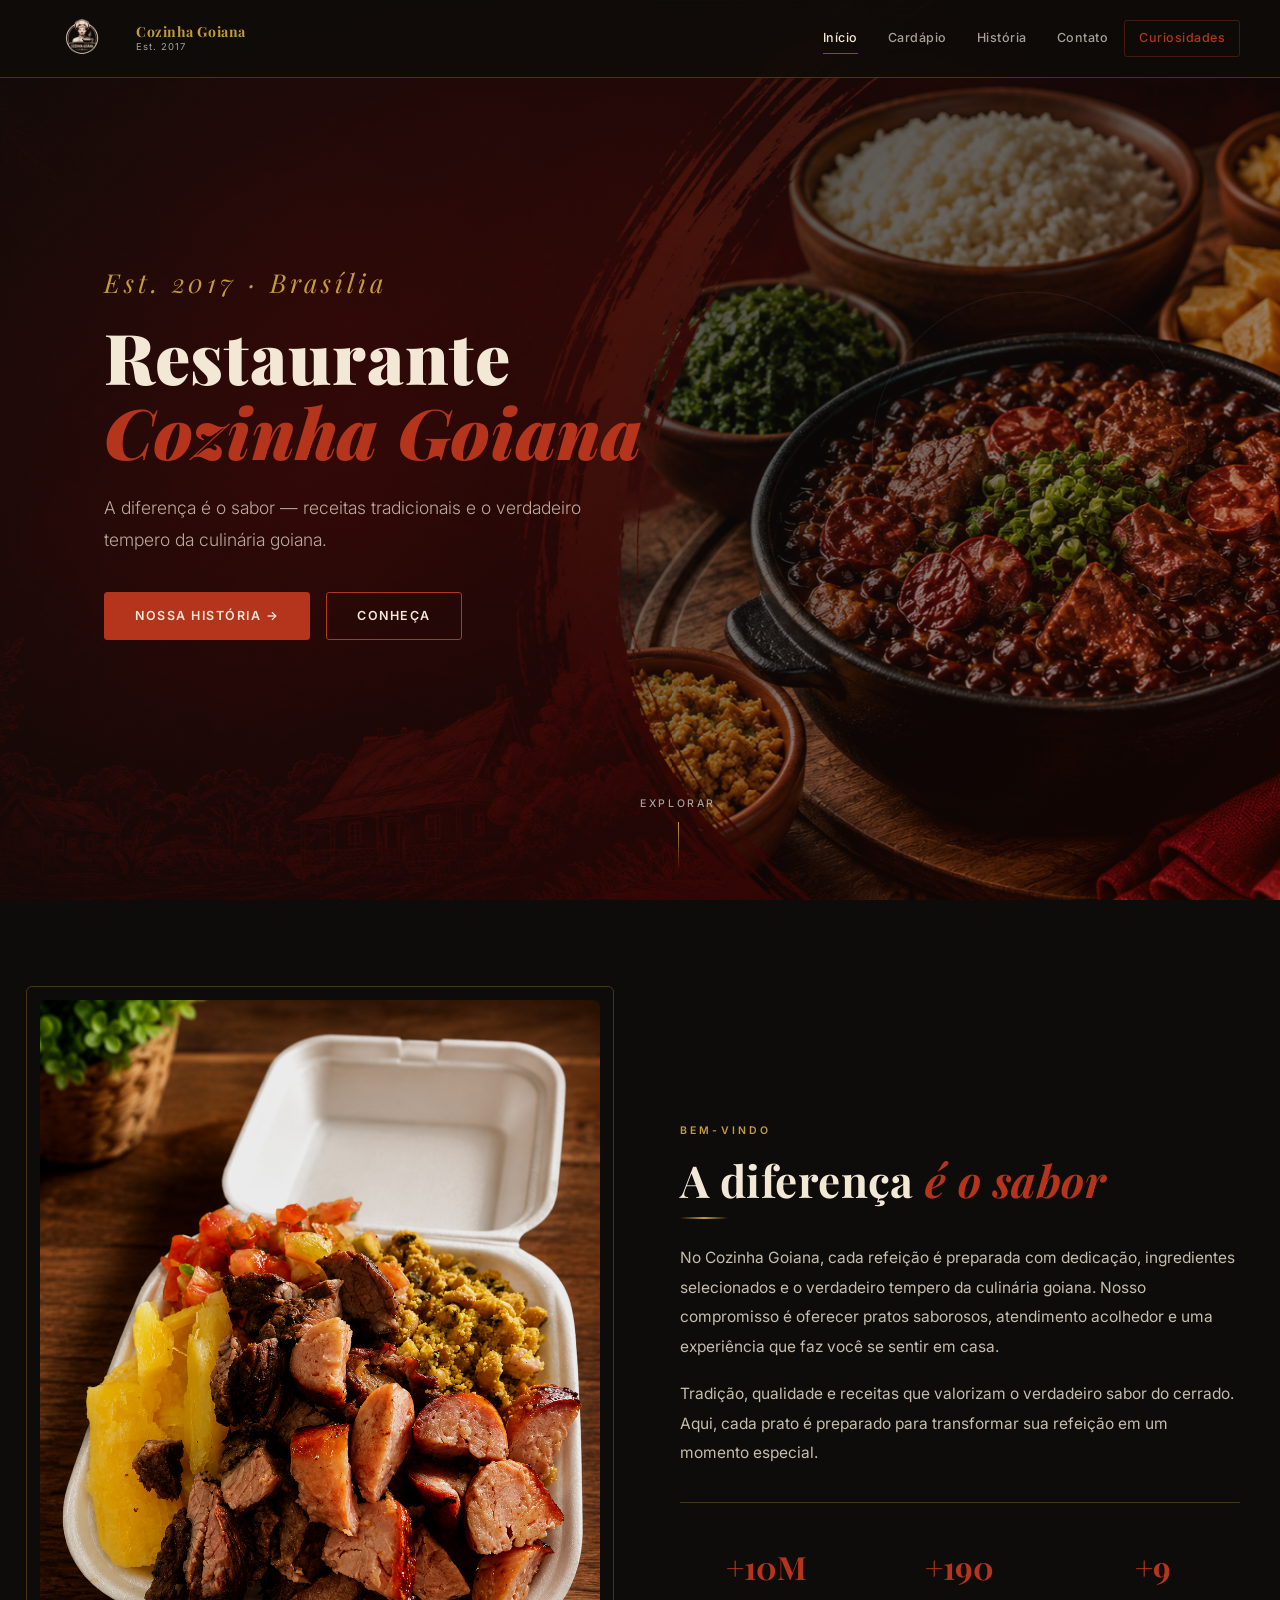
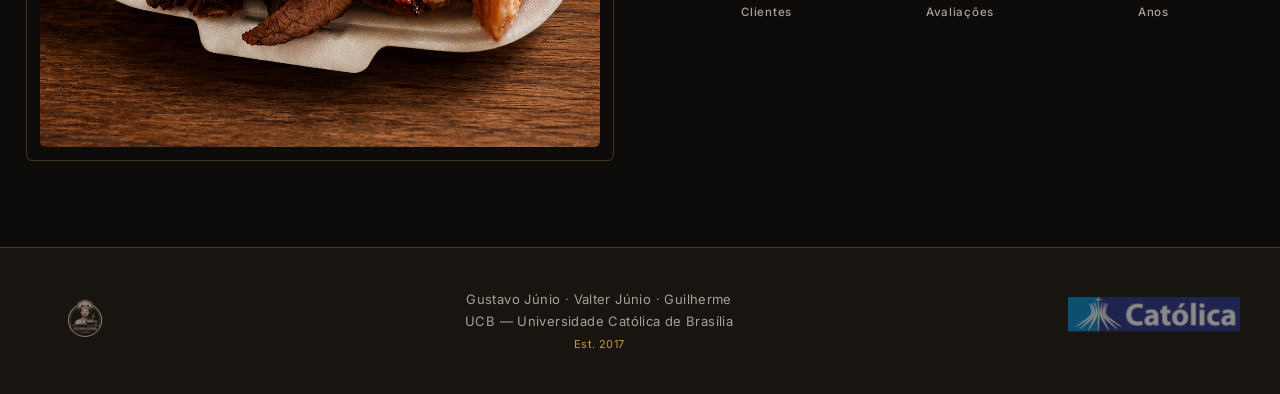
<file: index.html>
<!doctype html>
<html lang="pt-br">
<head>
  <meta charset="UTF-8" />
  <meta name="viewport" content="width=device-width, initial-scale=1.0" />
  <title>Restaurante Cozinha Goiana</title>
  <link rel="stylesheet" href="style.css" />
</head>
<body>

  <header class="header">
    <div class="header-inner">
      <a href="index.html" class="logo">
        <img src="./img/logo.png" alt="Cozinha Goiana" />
        <div class="logo-text">
          Cozinha Goiana
          <small>Est. 2017</small>
        </div>
      </a>
      <nav class="navbar">
        <a href="index.html" class="active">Início</a>
        <a href="cardapio.html">Cardápio</a>
        <a href="história.html">História</a>
        <a href="Contato.html">Contato</a>
        <a href="curiosidades.html" class="nav-highlight">Curiosidades</a>
      </nav>
    </div>
  </header>

  <section class="hero">
    <div class="hero-bg" style="background-image: url('./img/banner.png');"></div>
    <div class="hero-overlay"></div>

   
    <svg class="hero-kamon" viewBox="0 0 300 300" fill="none" xmlns="http://www.w3.org/2000/svg">
      <circle cx="150" cy="150" r="148" stroke="white" stroke-width="1"/>
      <circle cx="150" cy="150" r="110" stroke="white" stroke-width="0.5"/>
      <circle cx="150" cy="150" r="72"  stroke="white" stroke-width="0.5"/>
    </svg>

    <div class="hero-content">
      <span class="hero-kana">Est. 2017 · Brasília</span>
      <h1>Restaurante<br /><em>Cozinha Goiana</em></h1>
      <p class="hero-desc">
        A diferença é o sabor — receitas tradicionais e o verdadeiro tempero da culinária goiana.
      </p>
      <div class="hero-actions">
        <a href="história.html" class="btn btn-primary"><span>Nossa História →</span></a>
        <a href="#sobre" class="btn"><span>Conheça</span></a>
      </div>
    </div>

    <div class="hero-badge">
      <span>Explorar</span>
      <div class="hero-badge-line"></div>
    </div>
  </section>

  <div id="sobre">
    <div class="container about-section">
      <div class="about-image-wrap reveal">
        <img src="./img/marmita1.png" alt="Comida de qualidade" />
        <div class="about-frame"></div>
      </div>
      <div class="about-text">
        <span class="section-label">Bem-vindo</span>
        <h2 class="section-title">A diferença<span> é o sabor</span></h2>
        <div class="gold-divider"></div>
        <p>
          No Cozinha Goiana, cada refeição é preparada com dedicação, ingredientes selecionados
          e o verdadeiro tempero da culinária goiana. Nosso compromisso é oferecer pratos saborosos,
          atendimento acolhedor e uma experiência que faz você se sentir em casa.
        </p>
        <p>
          Tradição, qualidade e receitas que valorizam o verdadeiro sabor do cerrado.
          Aqui, cada prato é preparado para transformar sua refeição em um momento especial.
        </p>
        <div class="about-stats">
          <div class="stat-item">
            <span class="stat-number">+10M</span>
            <span class="stat-label">Clientes</span>
          </div>
          <div class="stat-item">
            <span class="stat-number">+190</span>
            <span class="stat-label">Avaliações</span>
          </div>
          <div class="stat-item">
            <span class="stat-number">+9</span>
            <span class="stat-label">Anos</span>
          </div>
        </div>
      </div>
    </div>
  </div>

  <footer class="footer">
    <div class="footer-inner">
      <div class="footer-logo">
        <a href="index.html">
          <img src="./img/logo.png" alt="Cozinha Goiana" />
        </a>
      </div>
      <p class="footer-text">
        Gustavo Júnio · Valter Júnio · Guilherme<br />
        UCB — Universidade Católica de Brasília<br />
        <span style="color: var(--dourado); font-size: 1.1rem;">Est. 2017</span>
      </p>
      <div class="footer-ucb">
        <a href="https://ucb.catolica.edu.br/" target="_blank" rel="noopener noreferrer">
          <img src="./img/logocatolica.webp" alt="Logo UCB" />
        </a>
      </div>
    </div>
  </footer>

  <script>
   
    const reveals = document.querySelectorAll('.reveal');
    const io = new IntersectionObserver(entries => {
      entries.forEach(e => { if (e.isIntersecting) { e.target.classList.add('visible'); io.unobserve(e.target); } });
    }, { threshold: 0.12 });
    reveals.forEach(el => io.observe(el));
  </script>
</body>
</html>
</file>
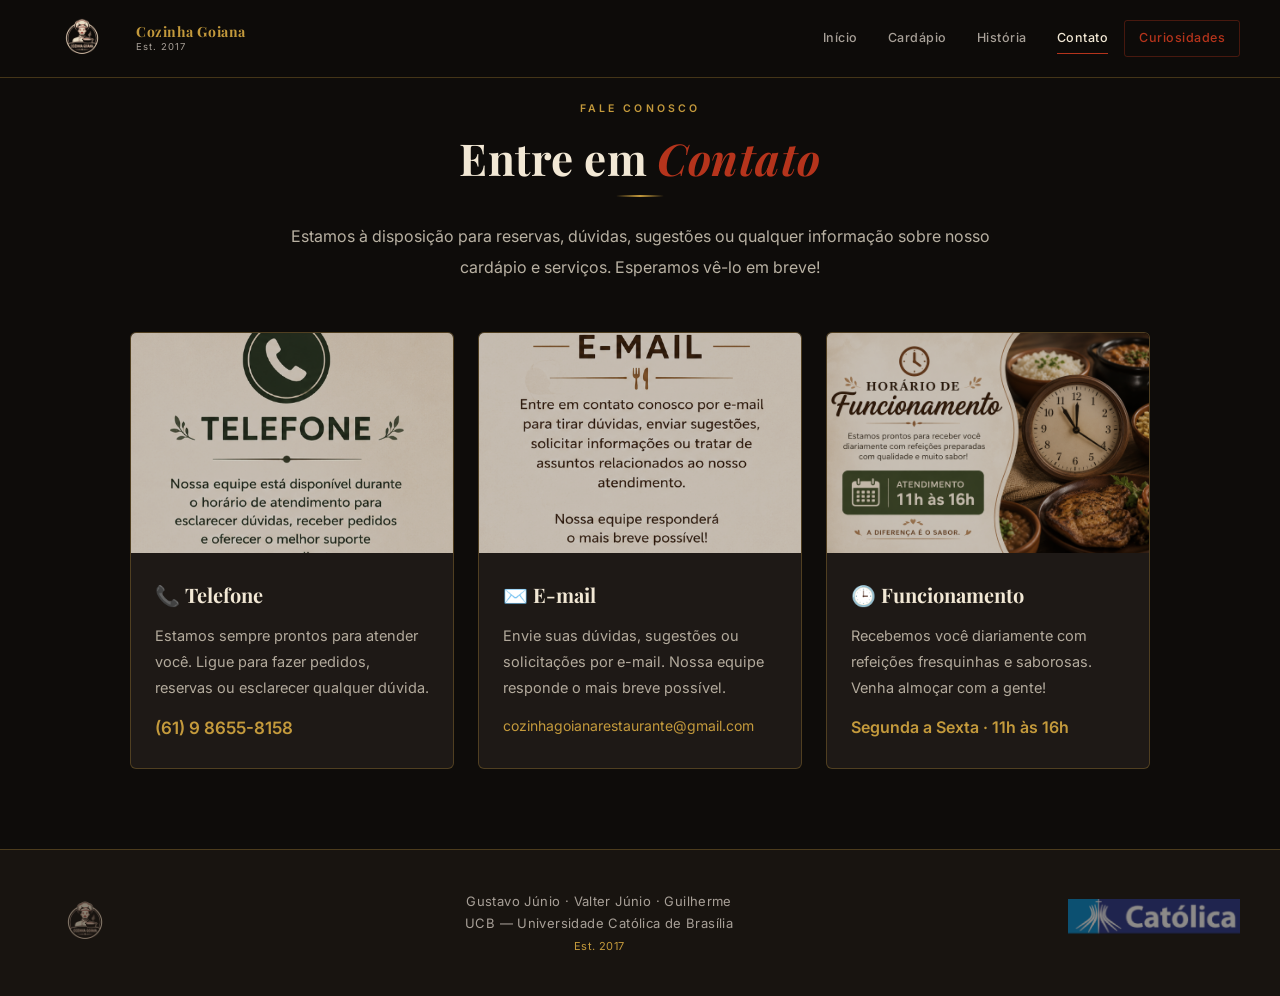
<file: Contato.html>
<!doctype html>
<html lang="pt-br">
<head>
  <meta charset="UTF-8" />
  <meta name="viewport" content="width=device-width, initial-scale=1.0" />
  <title>Contato — Cozinha Goiana</title>
  <link rel="stylesheet" href="style.css" />
</head>
<body>

  <header class="header">
    <div class="header-inner">
      <a href="index.html" class="logo">
        <img src="./img/logo.png" alt="Cozinha Goiana" />
        <div class="logo-text">
          Cozinha Goiana
          <small>Est. 2017</small>
        </div>
      </a>
      <nav class="navbar">
        <a href="index.html">Início</a>
        <a href="cardapio.html">Cardápio</a>
        <a href="história.html">História</a>
        <a href="Contato.html" class="active">Contato</a>
        <a href="curiosidades.html" class="nav-highlight">Curiosidades</a>
      </nav>
    </div>
  </header>

  <div style="max-width:800px; margin:0 auto; padding:10rem 4rem 5rem; text-align:center;">
    <span class="section-label reveal">Fale Conosco</span>
    <h2 class="section-title reveal">Entre em <span>Contato</span></h2>
    <div class="gold-divider reveal"></div>
    <p class="reveal" style="color:rgba(242,232,213,0.75); font-size:1.6rem; line-height:1.9;">
      Estamos à disposição para reservas, dúvidas, sugestões ou qualquer informação
      sobre nosso cardápio e serviços. Esperamos vê-lo em breve!
    </p>
  </div>

  <div style="max-width:1100px; margin:0 auto; padding:0 4rem 8rem;">
    <div class="cards-grid">

      <div class="museum-card reveal">
        <div class="card-img-wrap">
          <img src="./img/telle.png" alt="Telefone" />
        </div>
        <div class="card-body">
          <h3>📞 Telefone</h3>
          <p>
            Estamos sempre prontos para atender você. Ligue para fazer pedidos,
            reservas ou esclarecer qualquer dúvida.
          </p>
          <p style="margin-top:1.2rem; color:var(--dourado); font-size:1.7rem; font-weight:600;">(61) 9 8655-8158</p>
        </div>
      </div>

      <div class="museum-card reveal">
        <div class="card-img-wrap">
          <img src="./img/email.png" alt="E-mail" />
        </div>
        <div class="card-body">
          <h3>✉️ E-mail</h3>
          <p>
            Envie suas dúvidas, sugestões ou solicitações por e-mail.
            Nossa equipe responde o mais breve possível.
          </p>
          <p style="margin-top:1.2rem; color:var(--dourado); font-size:1.4rem; word-break:break-all;">cozinhagoianarestaurante@gmail.com</p>
        </div>
      </div>

      <div class="museum-card reveal">
        <div class="card-img-wrap">
          <img src="./img/funcionamento.png" alt="Horário" />
        </div>
        <div class="card-body">
          <h3>🕒 Funcionamento</h3>
          <p>
            Recebemos você diariamente com refeições fresquinhas e saborosas.
            Venha almoçar com a gente!
          </p>
          <p style="margin-top:1.2rem; color:var(--dourado); font-size:1.6rem; font-weight:600;">Segunda a Sexta · 11h às 16h</p>
        </div>
      </div>

    </div>
  </div>

  <footer class="footer">
    <div class="footer-inner">
      <div class="footer-logo">
        <a href="index.html">
          <img src="./img/logo.png" alt="Cozinha Goiana" />
        </a>
      </div>
      <p class="footer-text">
        Gustavo Júnio · Valter Júnio · Guilherme<br />
        UCB — Universidade Católica de Brasília<br />
        <span style="color: var(--dourado); font-size: 1.1rem;">Est. 2017</span>
      </p>
      <div class="footer-ucb">
        <a href="https://ucb.catolica.edu.br/" target="_blank" rel="noopener noreferrer">
          <img src="./img/logocatolica.webp" alt="Logo UCB" />
        </a>
      </div>
    </div>
  </footer>

  <script>
    const reveals = document.querySelectorAll('.reveal');
    const io = new IntersectionObserver(entries => {
      entries.forEach(e => { if (e.isIntersecting) { e.target.classList.add('visible'); io.unobserve(e.target); } });
    }, { threshold: 0.12 });
    reveals.forEach(el => io.observe(el));
  </script>
</body>
</html>
</file>
<file: style.css>
@import url('https://fonts.googleapis.com/css2?family=Playfair+Display:ital,wght@0,400;0,700;0,900;1,400&family=Inter:wght@300;400;500;600&family=Cinzel:wght@400;600;700&display=swap');

/* ─── TOKENS ─────────────────────────────────────────────────── */
:root {
  /* Paleta Goiana: terra, cerrado, calor */
  --vermelho:      #B5341C;   /* pimentão / jabuticaba */
  --vermelho-dark: #7A1E0E;
  --vermelho-lite: #E07A68;
  --fundo:         #0E0C0A;   /* carvão */
  --fundo-mid:     #181410;   /* madeira escura */
  --fundo-card:    #1E1916;
  --creme:         #F2E8D5;   /* farinha de mandioca */
  --creme-dark:    #D9CDB5;
  --dourado:       #C49A3C;   /* milho / pequi */
  --dourado-lite:  #DDB96A;
  --pedra:         #7A7068;
  --pedra-lite:    #A8A098;
  --branco:        #FFFFFF;

  --border-gold:  1px solid rgba(196,154,60,0.3);
  --border-lite:  1px solid rgba(255,255,255,0.07);

  --shadow-card:  0 8px 40px rgba(0,0,0,0.6);
  --shadow-hover: 0 20px 60px rgba(0,0,0,0.75);
  --shadow-glow:  0 0 30px rgba(181,52,28,0.28);

  --radius:      3px;
  --radius-card: 6px;
  --transition:  0.32s cubic-bezier(0.4,0,0.2,1);

  --header-h: 78px;
}

/* ─── RESET ──────────────────────────────────────────────────── */
*, *::before, *::after { box-sizing: border-box; margin: 0; padding: 0; }

html {
  scroll-behavior: smooth;
  font-size: 10px;
  overflow-x: hidden;
}

body {
  background-color: var(--fundo);
  color: var(--creme);
  font-family: 'Inter', sans-serif;
  font-size: 1.6rem;
  line-height: 1.8;
  overflow-x: hidden;
  animation: pageFade .6s ease both;
}

a  { text-decoration: none; color: inherit; }
img { display: block; max-width: 100%; }

::-webkit-scrollbar { width: 4px; }
::-webkit-scrollbar-track { background: var(--fundo-mid); }
::-webkit-scrollbar-thumb { background: var(--vermelho); border-radius: 2px; }
::selection { background: var(--vermelho); color: var(--creme); }

/* ─── TIPOGRAFIA UTILITÁRIA ──────────────────────────────────── */
.section-label {
  display: block;
  font-family: 'Inter', sans-serif;
  font-size: 1.05rem;
  font-weight: 600;
  letter-spacing: 0.3em;
  color: var(--dourado);
  text-transform: uppercase;
  text-align: center;
  margin-bottom: 1.4rem;
}

.section-title {
  font-family: 'Playfair Display', serif;
  font-size: clamp(2.8rem, 5vw, 4.4rem);
  font-weight: 700;
  color: var(--creme);
  text-align: center;
  letter-spacing: 0.01em;
  margin-bottom: 1.2rem;
  line-height: 1.15;
}
.section-title span { color: var(--vermelho); font-style: italic; }

.section-subtitle {
  font-size: 1.45rem;
  color: var(--pedra-lite);
  text-align: center;
  letter-spacing: 0.02em;
  margin-bottom: 5rem;
  max-width: 640px;
  margin-left: auto;
  margin-right: auto;
  line-height: 1.75;
}

.gold-divider {
  width: 48px;
  height: 2px;
  background: linear-gradient(90deg, transparent, var(--dourado), transparent);
  margin: 0 auto 2.4rem;
  border-radius: 1px;
}

/* ─── HEADER ─────────────────────────────────────────────────── */
.header {
  position: fixed;
  top: 0; left: 0; right: 0;
  z-index: 999;
  background: rgba(14,12,10,0.96);
  border-bottom: var(--border-gold);
  height: var(--header-h);
}

@supports (backdrop-filter: blur(14px)) {
  .header {
    backdrop-filter: blur(14px);
    -webkit-backdrop-filter: blur(14px);
    background: rgba(14,12,10,0.78);
  }
}

.header-inner {
  max-width: 1280px;
  margin: 0 auto;
  padding: 0 4rem;
  height: 100%;
  display: flex;
  align-items: center;
  justify-content: space-between;
}

.logo {
  display: flex;
  align-items: center;
  gap: 1.2rem;
}
.logo img {
  border-radius: 10px;
  height: 56px;
  opacity: 0.92;
  transition: var(--transition);
}
.logo img:hover { opacity: 1; transform: scale(1.04); }

.logo-text {
  font-family: 'Playfair Display', serif;
  font-size: 1.4rem;
  font-weight: 700;
  color: var(--dourado);
  letter-spacing: 0.04em;
  line-height: 1.3;
}
.logo-text small {
  display: block;
  font-family: 'Inter', sans-serif;
  font-size: 0.95rem;
  color: var(--pedra-lite);
  font-weight: 400;
  letter-spacing: 0.1em;
}

/* ─── NAV ────────────────────────────────────────────────────── */
.navbar {
  display: flex;
  align-items: center;
  gap: 0.2rem;
}
.navbar a {
  font-family: 'Inter', sans-serif;
  font-size: 1.25rem;
  font-weight: 500;
  color: var(--pedra-lite);
  letter-spacing: 0.04em;
  padding: 0.6rem 1.4rem;
  position: relative;
  transition: var(--transition);
  border-radius: var(--radius);
  white-space: nowrap;
}
.navbar a::after {
  content: '';
  position: absolute;
  bottom: 2px; left: 1.4rem;
  width: 0; height: 1px;
  background: var(--vermelho);
  transition: var(--transition);
}
.navbar a:hover,
.navbar a.active { color: var(--creme); }
.navbar a:hover::after,
.navbar a.active::after { width: calc(100% - 2.8rem); }

.navbar a.nav-highlight {
  color: var(--vermelho);
  border: 1px solid rgba(181,52,28,0.35);
  border-radius: var(--radius);
}
.navbar a.nav-highlight:hover {
  background: var(--vermelho);
  color: var(--creme);
  border-color: var(--vermelho);
}
.navbar a.nav-highlight::after { display: none; }

/* ─── BOTÕES ─────────────────────────────────────────────────── */
.btn {
  display: inline-block;
  font-family: 'Inter', sans-serif;
  font-size: 1.25rem;
  font-weight: 600;
  letter-spacing: 0.12em;
  padding: 1.2rem 3rem;
  border: 1px solid var(--vermelho);
  color: var(--creme);
  background: transparent;
  cursor: pointer;
  position: relative;
  overflow: hidden;
  transition: var(--transition);
  text-transform: uppercase;
  border-radius: var(--radius);
}
.btn::before {
  content: '';
  position: absolute;
  inset: 0;
  background: var(--vermelho);
  transform: translateX(-101%);
  transition: var(--transition);
}
.btn span { position: relative; z-index: 1; }
.btn:hover::before { transform: translateX(0); }
.btn:hover { box-shadow: var(--shadow-glow); }

.btn-primary {
  background: var(--vermelho);
  border-color: var(--vermelho);
}
.btn-primary::before { background: var(--vermelho-dark); }

.btn-gold {
  border-color: var(--dourado);
  color: var(--dourado);
}
.btn-gold::before { background: var(--dourado); }
.btn-gold:hover { color: var(--fundo); }

/* ─── HERO ───────────────────────────────────────────────────── */
.hero {
  position: relative;
  height: 100vh;
  min-height: 680px;
  display: flex;
  align-items: center;
  overflow: hidden;
}

.hero-bg {
  position: absolute;
  inset: 0;
  background-size: cover;
  background-position: center;
  background-repeat: no-repeat;
  transform: scale(1.06);
  animation: heroPan 22s ease-in-out infinite alternate;
  will-change: transform;
}
@keyframes heroPan {
  from { transform: scale(1.06) translateX(0); }
  to   { transform: scale(1.09) translateX(-2%); }
}

.hero-overlay {
  position: absolute;
  inset: 0;
  background: linear-gradient(
    135deg,
    rgba(14,12,10,0.92) 0%,
    rgba(14,12,10,0.62) 55%,
    rgba(90,20,10,0.22) 100%
  );
}

/* SVG decorativo do hero */
.hero-kamon {
  position: absolute;
  right: 7%; top: 50%;
  transform: translateY(-50%);
  width: 320px;
  opacity: 0.05;
  pointer-events: none;
}

.hero-content {
  position: relative;
  z-index: 2;
  width: min(90%, 1280px);
  margin: 0 auto;
  padding: 0 4rem;
}

.hero-kana {
  font-family: 'Playfair Display', serif;
  font-size: clamp(1.8rem, 3vw, 2.6rem);
  font-weight: 400;
  font-style: italic;
  color: var(--dourado);
  opacity: 0.8;
  letter-spacing: 0.15em;
  display: block;
  margin-bottom: 1.2rem;
  animation: fadeUp 1s ease 0.2s both;
}

.hero h1 {
  font-family: 'Playfair Display', serif;
  font-size: clamp(3.8rem, 6.5vw, 7rem);
  font-weight: 900;
  color: var(--creme);
  letter-spacing: 0.01em;
  line-height: 1.08;
  margin-bottom: 2.2rem;
  animation: fadeUp 1s ease 0.4s both;
}
.hero h1 em { color: var(--vermelho); font-style: italic; }

.hero-desc {
  font-size: 1.75rem;
  color: rgba(242,232,213,0.72);
  max-width: 500px;
  margin-bottom: 3.5rem;
  animation: fadeUp 1s ease 0.6s both;
  line-height: 1.85;
  font-weight: 300;
}

.hero-actions {
  display: flex;
  gap: 1.6rem;
  flex-wrap: wrap;
  animation: fadeUp 1s ease 0.8s both;
}

.hero-badge {
  position: absolute;
  bottom: 3rem; left: 50%;
  transform: translateX(-50%);
  display: flex; flex-direction: column; align-items: center;
  gap: 0.8rem; z-index: 2;
  animation: fadeUp 1s ease 1s both;
}
.hero-badge span {
  font-size: 1.05rem;
  letter-spacing: 0.25em;
  color: var(--pedra-lite);
  text-transform: uppercase;
  font-family: 'Inter', sans-serif;
  font-weight: 500;
}
.hero-badge-line {
  width: 1px; height: 48px;
  background: linear-gradient(to bottom, var(--dourado), transparent);
  animation: pulseLine 2s ease infinite;
}
@keyframes pulseLine {
  0%,100% { opacity: 1; }
  50% { opacity: 0.25; }
}

/* ─── PAGE HERO (sub-páginas) ────────────────────────────────── */
.page-hero {
  height: 44vh;
  min-height: 340px;
  display: flex;
  align-items: flex-end;
  position: relative;
  overflow: hidden;
  margin-top: var(--header-h);
}
.page-hero-bg {
  position: absolute;
  inset: 0;
  background-size: cover;
  background-position: center;
  filter: brightness(0.38) saturate(0.85);
}
.page-hero-overlay {
  position: absolute;
  inset: 0;
  background: linear-gradient(to top, var(--fundo) 0%, transparent 65%);
}
.page-hero-content {
  position: relative;
  z-index: 2;
  max-width: 1280px;
  width: 100%;
  margin: 0 auto;
  padding: 4rem;
}
.page-hero-content .section-label { text-align: left; margin-bottom: 0.8rem; }
.page-hero-content h1 {
  font-family: 'Playfair Display', serif;
  font-size: clamp(3rem, 5vw, 5.2rem);
  font-weight: 900;
  color: var(--creme);
  letter-spacing: 0.01em;
  line-height: 1.1;
}

/* ─── SEÇÃO SOBRE ────────────────────────────────────────────── */
#sobre { }

.about-section {
  max-width: 1280px;
  margin: 0 auto;
  padding: 10rem 4rem;
  display: grid;
  grid-template-columns: 1fr 1fr;
  gap: 8rem;
  align-items: center;
}

.about-image-wrap { position: relative; }
.about-image-wrap img {
  width: 100%;
  border-radius: var(--radius-card);
  filter: contrast(1.05) brightness(0.92);
}
.about-frame {
  position: absolute;
  inset: -14px;
  border: var(--border-gold);
  border-radius: var(--radius-card);
  pointer-events: none;
}

.about-text .section-label { text-align: left; }
.about-text .section-title { text-align: left; }
.about-text .gold-divider  { margin-left: 0; }
.about-text p {
  color: rgba(242,232,213,0.8);
  font-size: 1.55rem;
  line-height: 1.9;
  margin-bottom: 1.8rem;
}

.about-stats {
  display: grid;
  grid-template-columns: repeat(auto-fit, minmax(110px, 1fr));
  gap: 2rem;
  margin-top: 3.5rem;
  padding-top: 3.5rem;
  border-top: var(--border-gold);
}
.stat-item { text-align: center; }
.stat-number {
  font-family: 'Playfair Display', serif;
  font-size: 3.2rem;
  font-weight: 700;
  color: var(--vermelho);
  display: block;
}
.stat-label {
  font-size: 1.15rem;
  color: var(--pedra-lite);
  letter-spacing: 0.06em;
  font-weight: 500;
}

/* ─── QUOTE ──────────────────────────────────────────────────── */
.quote-section {
  background: var(--vermelho-dark);
  border-top: var(--border-gold);
  border-bottom: var(--border-gold);
  padding: 7rem 4rem;
  text-align: center;
  position: relative;
  overflow: hidden;
}
.quote-section::before {
  content: '"';
  position: absolute;
  top: -4rem; left: 50%;
  transform: translateX(-50%);
  font-family: 'Playfair Display', serif;
  font-size: 22rem;
  color: rgba(255,255,255,0.04);
  line-height: 1;
  pointer-events: none;
}
.quote-text {
  font-family: 'Playfair Display', serif;
  font-size: clamp(1.9rem, 3vw, 2.8rem);
  color: var(--creme);
  max-width: 800px;
  margin: 0 auto 2rem;
  line-height: 1.55;
  letter-spacing: 0.01em;
  position: relative;
  z-index: 1;
  font-style: italic;
}
.quote-author {
  font-size: 1.2rem;
  color: var(--vermelho-lite);
  letter-spacing: 0.2em;
  text-transform: uppercase;
  font-family: 'Inter', sans-serif;
  font-weight: 600;
  position: relative;
  z-index: 1;
}

/* ─── GALERIA / CARDS ────────────────────────────────────────── */
.gallery-section {
  padding: 8rem 4rem;
  max-width: 1280px;
  margin: 0 auto;
}

.bg-alt {
  background: var(--fundo-mid);
  border-top: var(--border-gold);
  border-bottom: var(--border-gold);
  max-width: unset;
  padding: 8rem 4rem;
}
.bg-alt .gallery-section {
  background: transparent;
  padding-top: 0;
  padding-bottom: 0;
}

.cards-grid {
  display: grid;
  grid-template-columns: repeat(auto-fit, minmax(300px, 1fr));
  gap: 2.4rem;
}

.museum-card {
  background: var(--fundo-card);
  border: var(--border-gold);
  border-radius: var(--radius-card);
  overflow: hidden;
  cursor: pointer;
  transition: var(--transition);
  display: flex;
  flex-direction: column;
  position: relative;
  will-change: transform;
}
.museum-card::before {
  content: '';
  position: absolute;
  top: 0; left: 0; right: 0;
  height: 2px;
  background: var(--vermelho);
  transform: scaleX(0);
  transition: var(--transition);
  transform-origin: left;
}
.museum-card:hover {
  transform: translateY(-7px);
  box-shadow: var(--shadow-hover);
  border-color: rgba(196,154,60,0.55);
}
.museum-card:hover::before { transform: scaleX(1); }

.card-img-wrap {
  position: relative;
  overflow: hidden;
  height: 22rem;
  background: #000;
}
.card-img-wrap img {
  width: 100%;
  height: 100%;
  object-fit: cover;
  filter: grayscale(25%) brightness(0.82);
  transition: var(--transition);
}
.museum-card:hover .card-img-wrap img {
  filter: grayscale(0%) brightness(1);
  transform: scale(1.05);
}

.card-tag {
  position: absolute;
  top: 1.2rem; left: 1.2rem;
  background: var(--vermelho);
  color: var(--creme);
  font-family: 'Inter', sans-serif;
  font-size: 1rem;
  font-weight: 700;
  letter-spacing: 0.15em;
  padding: 0.4rem 1rem;
  text-transform: uppercase;
  border-radius: 2px;
}

.card-body {
  padding: 2.4rem;
  flex: 1;
  display: flex;
  flex-direction: column;
}
.card-body h3 {
  font-family: 'Playfair Display', serif;
  font-size: 2rem;
  font-weight: 700;
  color: var(--creme);
  margin-bottom: 1rem;
}
.card-body p {
  font-size: 1.45rem;
  color: rgba(242,232,213,0.7);
  line-height: 1.8;
  flex: 1;
}

/* ─── NAV CARDS ──────────────────────────────────────────────── */
.nav-cards-section {
  padding: 8rem 4rem;
  max-width: 1280px;
  margin: 0 auto;
}
.nav-cards-grid {
  display: grid;
  grid-template-columns: repeat(3, 1fr);
  gap: 2rem;
}
.nav-card {
  background: var(--fundo-card);
  border: var(--border-gold);
  border-radius: var(--radius-card);
  padding: 3.5rem 2.8rem;
  cursor: pointer;
  transition: var(--transition);
  position: relative;
  overflow: hidden;
  text-decoration: none;
  display: block;
}
.nav-card::after {
  content: '';
  position: absolute;
  bottom: 0; left: 0; right: 0;
  height: 2px;
  background: var(--vermelho);
  transform: scaleX(0);
  transform-origin: left;
  transition: var(--transition);
}
.nav-card:hover {
  transform: translateY(-7px);
  box-shadow: var(--shadow-hover);
  border-color: rgba(196,154,60,0.5);
}
.nav-card:hover::after { transform: scaleX(1); }

.nav-card-num {
  font-family: 'Playfair Display', serif;
  font-size: 5rem;
  font-weight: 900;
  color: rgba(181,52,28,0.13);
  line-height: 1;
  margin-bottom: 1.6rem;
}
.nav-card-title {
  font-family: 'Playfair Display', serif;
  font-size: 1.9rem;
  font-weight: 700;
  color: var(--creme);
  margin-bottom: 1rem;
}
.nav-card-text {
  font-size: 1.4rem;
  color: rgba(242,232,213,0.65);
  line-height: 1.75;
  margin-bottom: 2rem;
}
.nav-card-arrow {
  font-family: 'Inter', sans-serif;
  font-size: 1.2rem;
  font-weight: 600;
  color: var(--dourado);
  letter-spacing: 0.1em;
  transition: var(--transition);
}
.nav-card:hover .nav-card-arrow { color: var(--vermelho); letter-spacing: 0.2em; }

/* ─── TIMELINE ───────────────────────────────────────────────── */
.timeline-section {
  padding: 8rem 4rem;
  max-width: 900px;
  margin: 0 auto;
}
.timeline {
  position: relative;
  padding: 2rem 0;
}
.timeline::before {
  content: '';
  position: absolute;
  left: 50%; top: 0; bottom: 0;
  width: 1px;
  background: linear-gradient(to bottom, transparent, var(--dourado) 10%, var(--dourado) 90%, transparent);
  transform: translateX(-50%);
}

.timeline-item {
  display: grid;
  grid-template-columns: 1fr 60px 1fr;
  gap: 0;
  margin-bottom: 5rem;
  align-items: center;
}
.timeline-item:nth-child(even) .tl-content { grid-column: 3; grid-row: 1; }
.timeline-item:nth-child(even) .tl-empty   { grid-column: 1; grid-row: 1; }
.timeline-item:nth-child(even) .tl-center  { grid-column: 2; grid-row: 1; }

.tl-center {
  display: flex;
  align-items: center;
  justify-content: center;
  flex-direction: column;
  gap: 0.5rem;
  position: relative;
  z-index: 2;
}
.tl-dot {
  width: 14px; height: 14px;
  background: var(--vermelho);
  border-radius: 50%;
  border: 2px solid var(--fundo);
  box-shadow: 0 0 0 4px rgba(181,52,28,0.28);
  flex-shrink: 0;
}
.tl-year {
  font-family: 'Inter', sans-serif;
  font-size: 1.1rem;
  font-weight: 700;
  color: var(--dourado);
  white-space: nowrap;
  letter-spacing: 0.08em;
}
.tl-content {
  background: var(--fundo-card);
  border: var(--border-gold);
  border-radius: var(--radius-card);
  padding: 2rem 2.4rem;
  transition: var(--transition);
}
.tl-content:hover {
  border-color: rgba(196,154,60,0.55);
  box-shadow: var(--shadow-card);
}
.tl-content h4 {
  font-family: 'Playfair Display', serif;
  font-size: 1.7rem;
  color: var(--creme);
  margin-bottom: 0.8rem;
  font-weight: 700;
}
.tl-content p {
  font-size: 1.4rem;
  color: rgba(242,232,213,0.7);
  line-height: 1.75;
}
.tl-empty { }

/* ─── MASTERS ────────────────────────────────────────────────── */
.masters-grid {
  display: grid;
  grid-template-columns: repeat(auto-fit, minmax(320px, 1fr));
  gap: 3rem;
}
.master-card {
  position: relative;
  background: var(--fundo-card);
  border: var(--border-gold);
  border-radius: var(--radius-card);
  overflow: hidden;
  transition: var(--transition);
}
.master-card:hover {
  transform: translateY(-10px);
  box-shadow: var(--shadow-hover), var(--shadow-glow);
}
.master-frame {
  position: absolute;
  inset: 10px;
  border: 1px solid rgba(196,154,60,0.18);
  pointer-events: none;
  z-index: 1;
}
.master-img-wrap {
  height: 32rem;
  overflow: hidden;
  background: #000;
}
.master-img-wrap img {
  width: 100%;
  height: 100%;
  object-fit: cover;
  filter: sepia(15%) contrast(1.1) brightness(0.8);
  transition: var(--transition);
}
.master-card:hover .master-img-wrap img {
  filter: sepia(0%) contrast(1.05) brightness(0.95);
  transform: scale(1.04);
}
.master-plaque {
  padding: 2.4rem;
  background: var(--fundo-mid);
  border-top: 2px solid var(--dourado);
}
.master-name {
  font-family: 'Playfair Display', serif;
  font-size: 2.1rem;
  font-weight: 700;
  color: var(--creme);
  margin-bottom: 0.4rem;
}
.master-years {
  font-size: 1.2rem;
  color: var(--dourado);
  font-family: 'Inter', sans-serif;
  font-weight: 600;
  letter-spacing: 0.1em;
  margin-bottom: 1.2rem;
}
.master-bio {
  font-size: 1.4rem;
  color: rgba(242,232,213,0.72);
  line-height: 1.8;
}
.master-bio + .master-bio { margin-top: 1rem; }
.master-quote {
  margin-top: 1.6rem;
  padding: 1.4rem;
  border-left: 2px solid var(--vermelho);
  background: rgba(181,52,28,0.06);
  font-size: 1.3rem;
  font-style: italic;
  color: rgba(242,232,213,0.65);
  line-height: 1.7;
}

/* ─── CURIOSIDADES ───────────────────────────────────────────── */
.curiosidades-section {
  padding: 8rem 4rem;
  max-width: 1100px;
  margin: 0 auto;
}

.curiosidades-grid {
  display: grid;
  grid-template-columns: repeat(auto-fit, minmax(280px, 1fr));
  gap: 2rem;
  margin-top: 4rem;
}

.curiosidade-card {
  break-inside: avoid;
  background: var(--fundo-card);
  border: var(--border-gold);
  border-radius: var(--radius-card);
  padding: 2.6rem;
  transition: var(--transition);
  display: flex;
  flex-direction: column;
}
.curiosidade-card:hover {
  border-color: rgba(196,154,60,0.55);
  transform: translateY(-4px);
  box-shadow: var(--shadow-card);
}
.curiosidade-icon {
  font-size: 2.8rem;
  margin-bottom: 1.2rem;
  display: block;
}
.curiosidade-card h4 {
  font-family: 'Playfair Display', serif;
  font-size: 1.75rem;
  color: var(--creme);
  margin-bottom: 1rem;
  font-weight: 700;
}
.curiosidade-card p {
  font-size: 1.4rem;
  color: rgba(242,232,213,0.72);
  line-height: 1.8;
  flex-grow: 1;
}

/* ─── PAGE NAV ───────────────────────────────────────────────── */
.page-nav {
  max-width: 1280px;
  margin: 0 auto;
  padding: 6rem 4rem;
  display: flex;
  justify-content: space-between;
  align-items: center;
  border-top: 1px solid rgba(196,154,60,0.2);
}

/* ─── REVEAL ─────────────────────────────────────────────────── */
.reveal {
  opacity: 0;
  transform: translateY(20px);
  transition: opacity .65s ease, transform .65s ease;
}
.reveal.visible {
  opacity: 1;
  transform: none;
}

/* ─── FOOTER ─────────────────────────────────────────────────── */
.footer {
  background: var(--fundo-mid);
  border-top: var(--border-gold);
  padding: 4rem;
}
.footer-inner {
  max-width: 1280px;
  margin: 0 auto;
  display: flex;
  justify-content: space-between;
  align-items: center;
  gap: 2rem;
  flex-wrap: wrap;
}
.footer-logo img {
  height: 60px;
  opacity: 0.5;
  transition: var(--transition);
}
.footer-logo img:hover { opacity: 0.85; transform: scale(1.05); }
.footer-text {
  font-size: 1.3rem;
  color: var(--pedra-lite);
  letter-spacing: 0.03em;
  text-align: center;
  line-height: 1.7;
}
.footer-ucb a { display: block; }
.footer-ucb img {
  height: 48px;
  opacity: 0.5;
  transition: var(--transition);
}
.footer-ucb img:hover { opacity: 0.85; transform: scale(1.05); }

/* ─── ACESSIBILIDADE ─────────────────────────────────────────── */
section { scroll-margin-top: calc(var(--header-h) + 20px); }

a:focus-visible,
button:focus-visible,
.btn:focus-visible,
input:focus-visible,
textarea:focus-visible,
select:focus-visible {
  outline: 2px solid var(--dourado);
  outline-offset: 4px;
}

@media (prefers-reduced-motion: reduce) {
  *, *::before, *::after {
    animation: none !important;
    transition: none !important;
    scroll-behavior: auto !important;
  }
}

/* ─── KEYFRAMES ──────────────────────────────────────────────── */
@keyframes fadeUp {
  from { opacity: 0; transform: translateY(28px); }
  to   { opacity: 1; transform: translateY(0); }
}
@keyframes pageFade {
  from { opacity: 0; }
  to   { opacity: 1; }
}

/* ─── RESPONSIVO ─────────────────────────────────────────────── */
@media (max-width: 900px) {
  .about-section {
    grid-template-columns: 1fr;
    gap: 4rem;
    padding: 6rem 2.4rem;
  }
  .nav-cards-grid {
    grid-template-columns: 1fr;
  }
  .header-inner { padding: 0 2rem; }
  .hero-content { padding: 0 2rem; }
  .gallery-section { padding: 5rem 2rem; }
  .timeline-section { padding: 5rem 1.6rem; }
  .curiosidades-section { padding: 5rem 2rem; }
}

@media (max-width: 680px) {
  .navbar a { padding: 0.5rem 0.8rem; font-size: 1.1rem; }
  .logo-text { display: none; }
  .timeline::before { left: 20px; }
  .timeline-item {
    grid-template-columns: 40px 1fr;
  }
  .timeline-item .tl-empty { display: none; }
  .timeline-item .tl-center { grid-column: 1; }
  .timeline-item .tl-content { grid-column: 2; }
  .timeline-item:nth-child(even) .tl-content { grid-column: 2; grid-row: 1; }
  .timeline-item:nth-child(even) .tl-empty { display: none; }
  .timeline-item:nth-child(even) .tl-center { grid-column: 1; }
  .footer-inner { flex-direction: column; text-align: center; }
}
</file>
